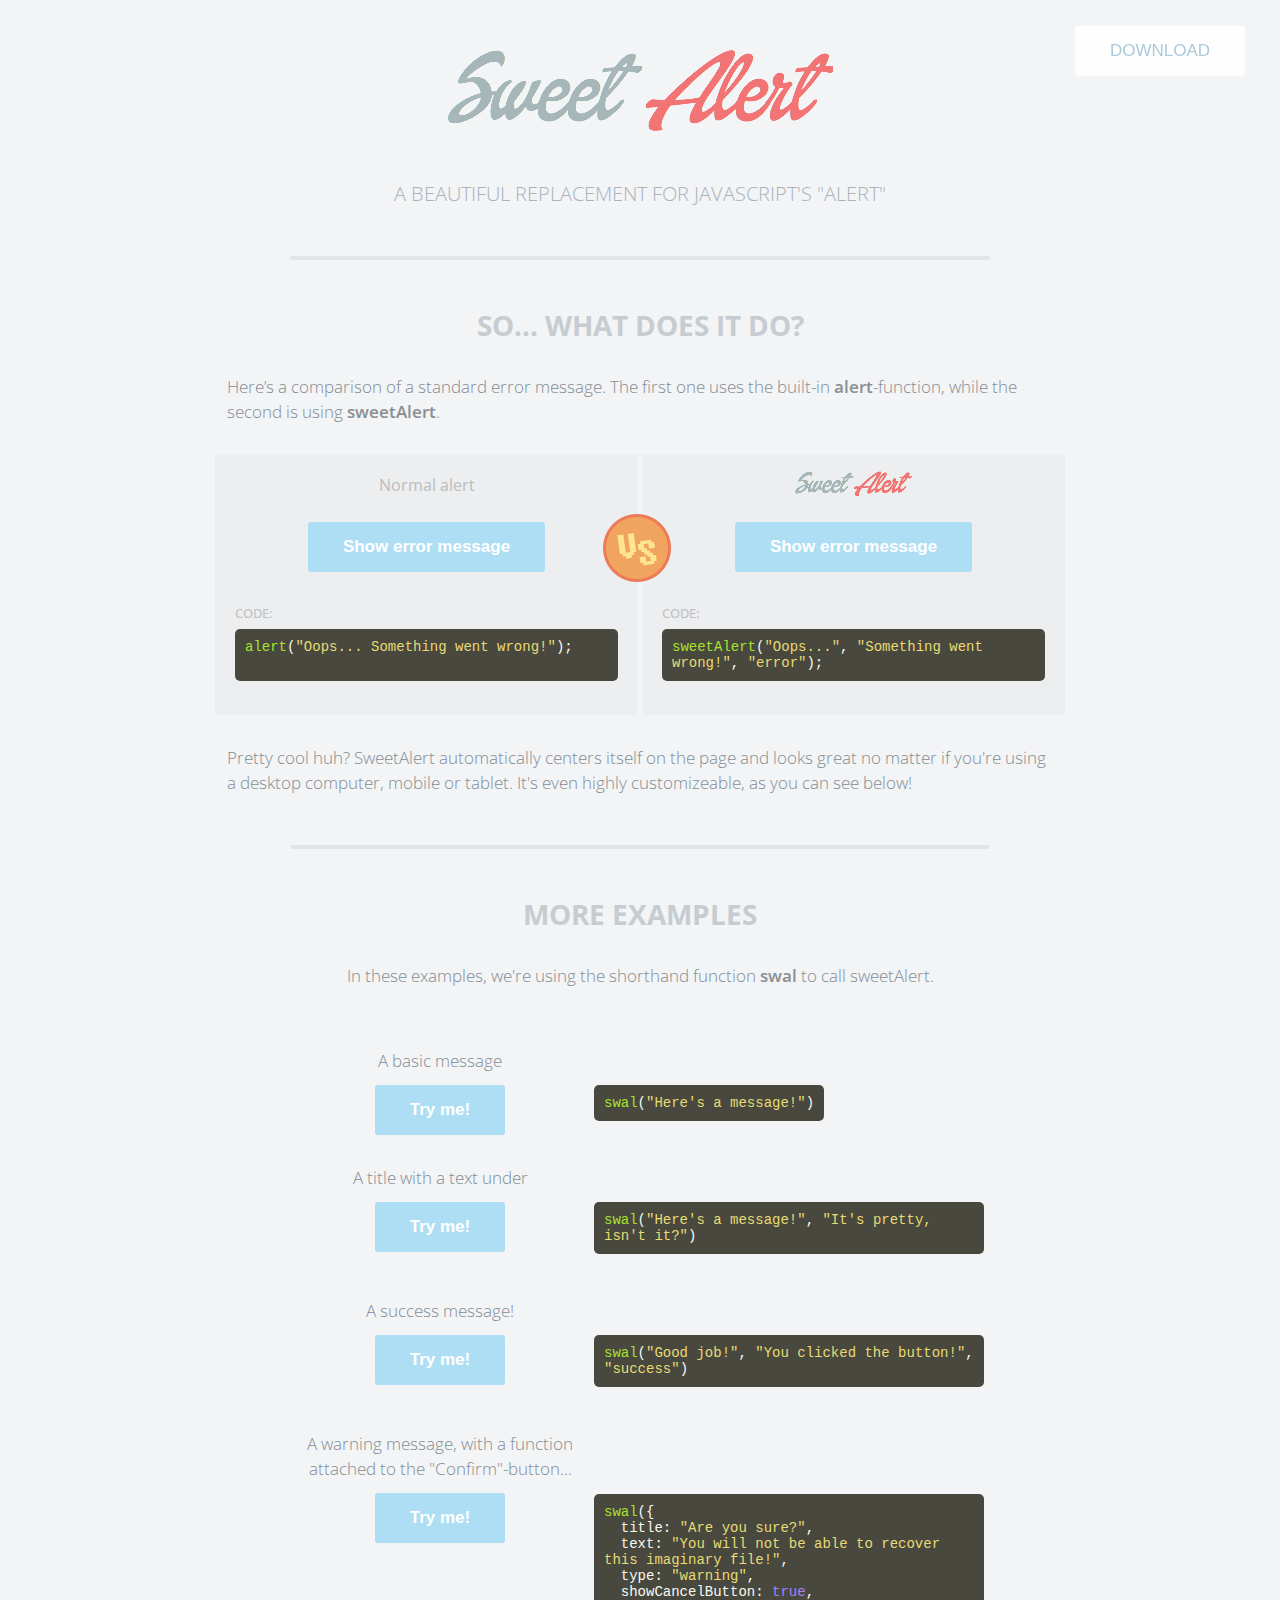
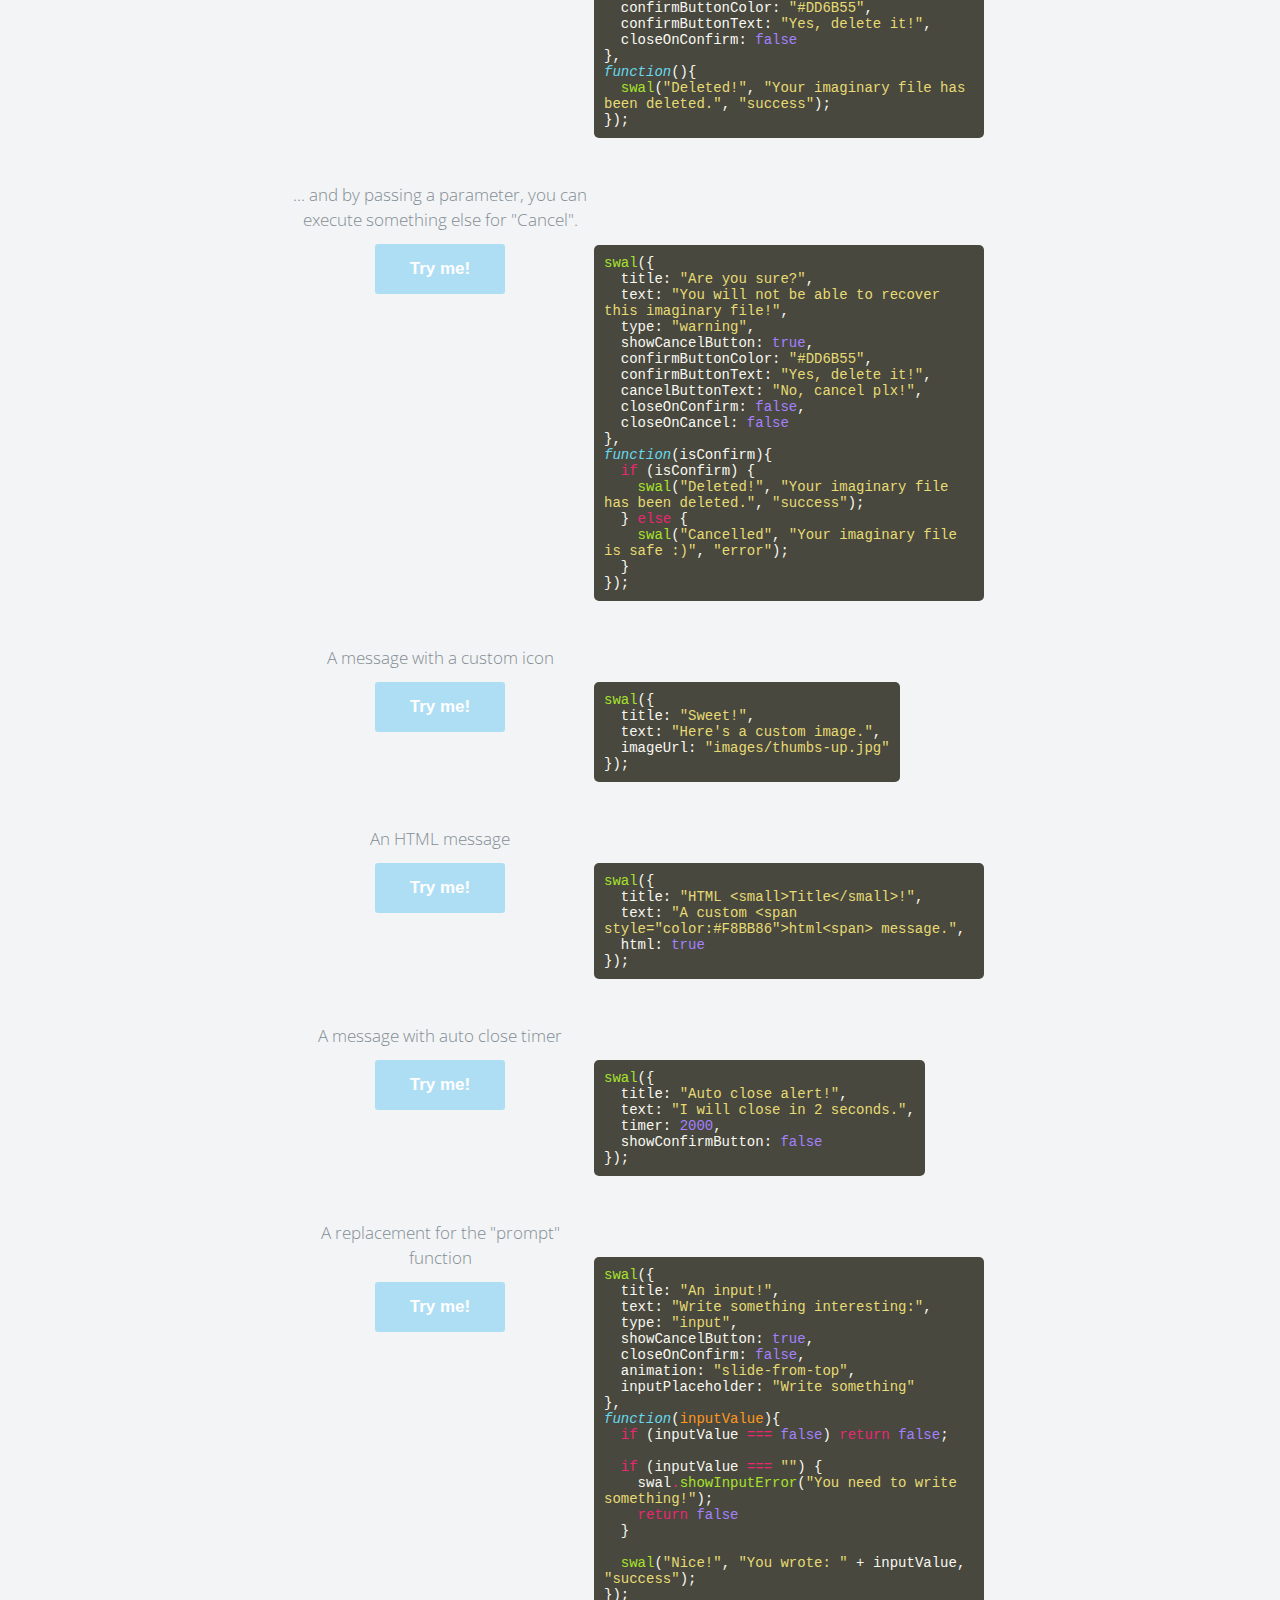
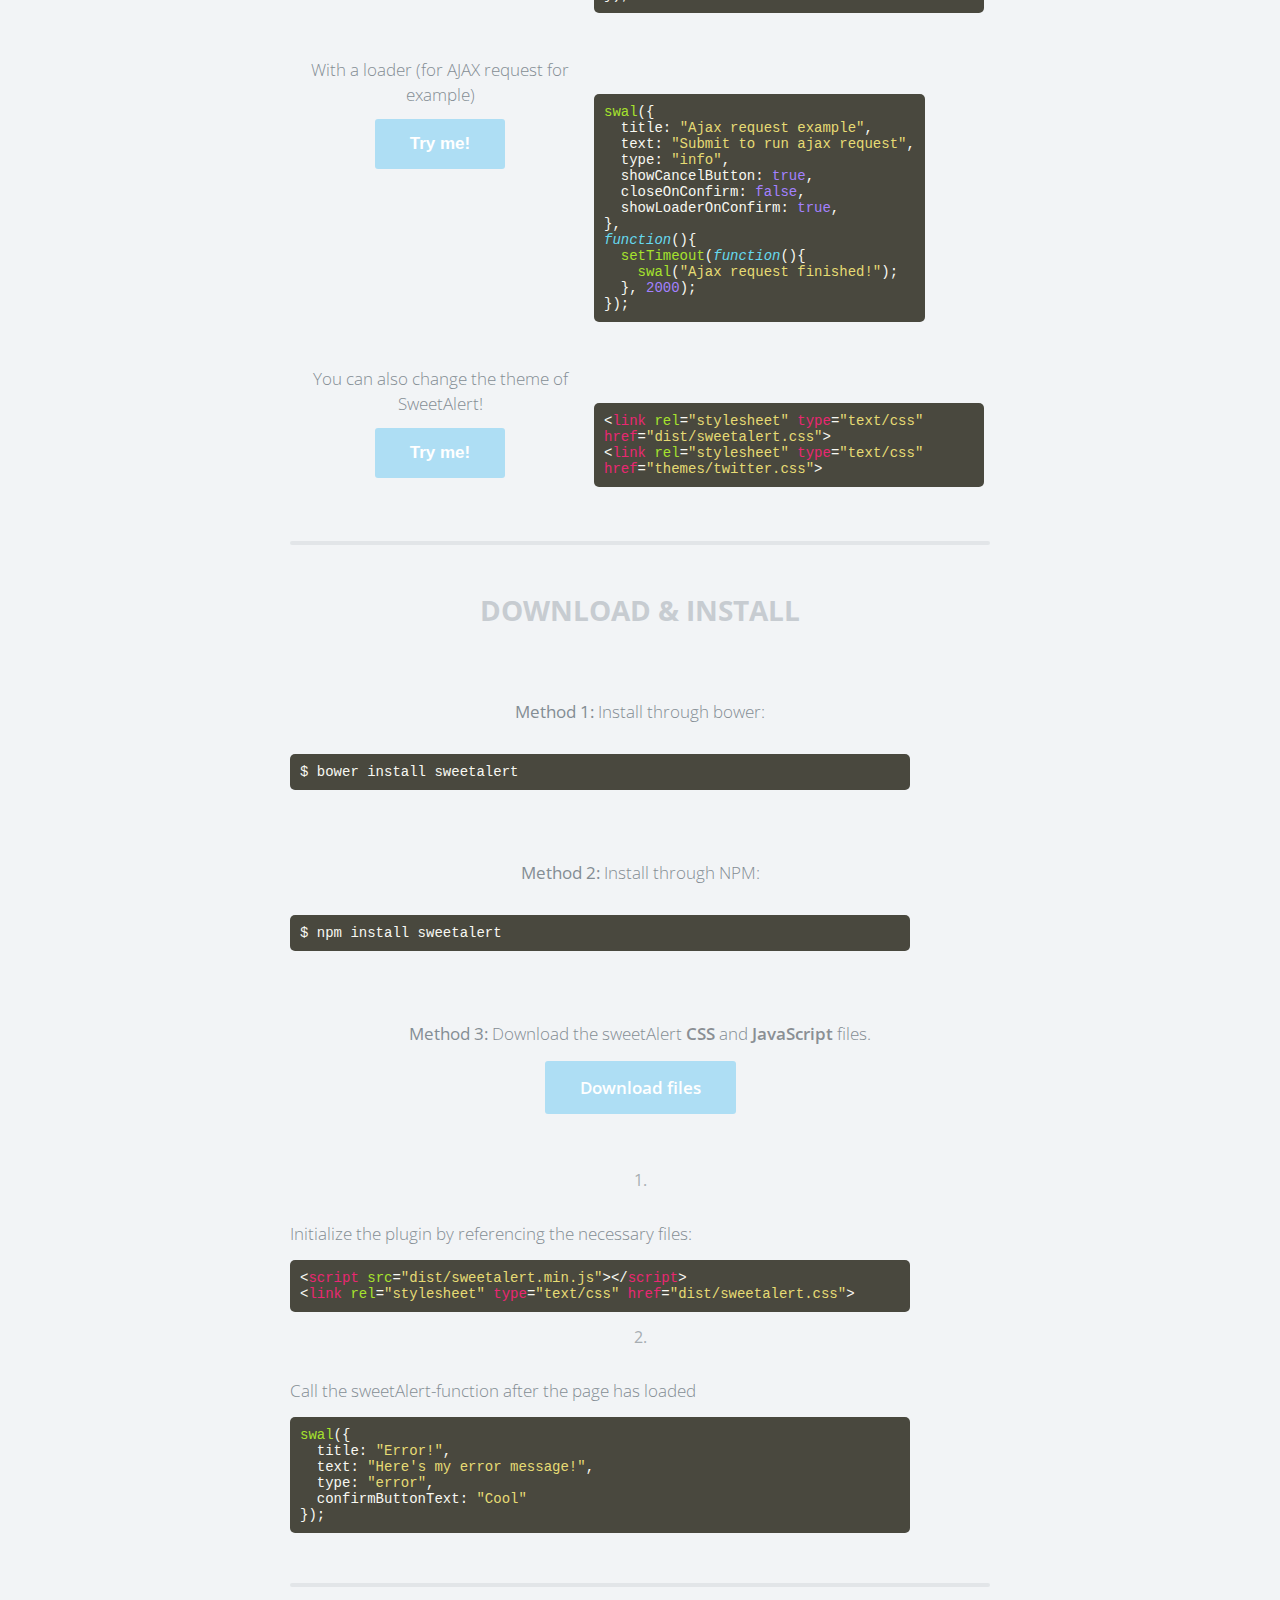
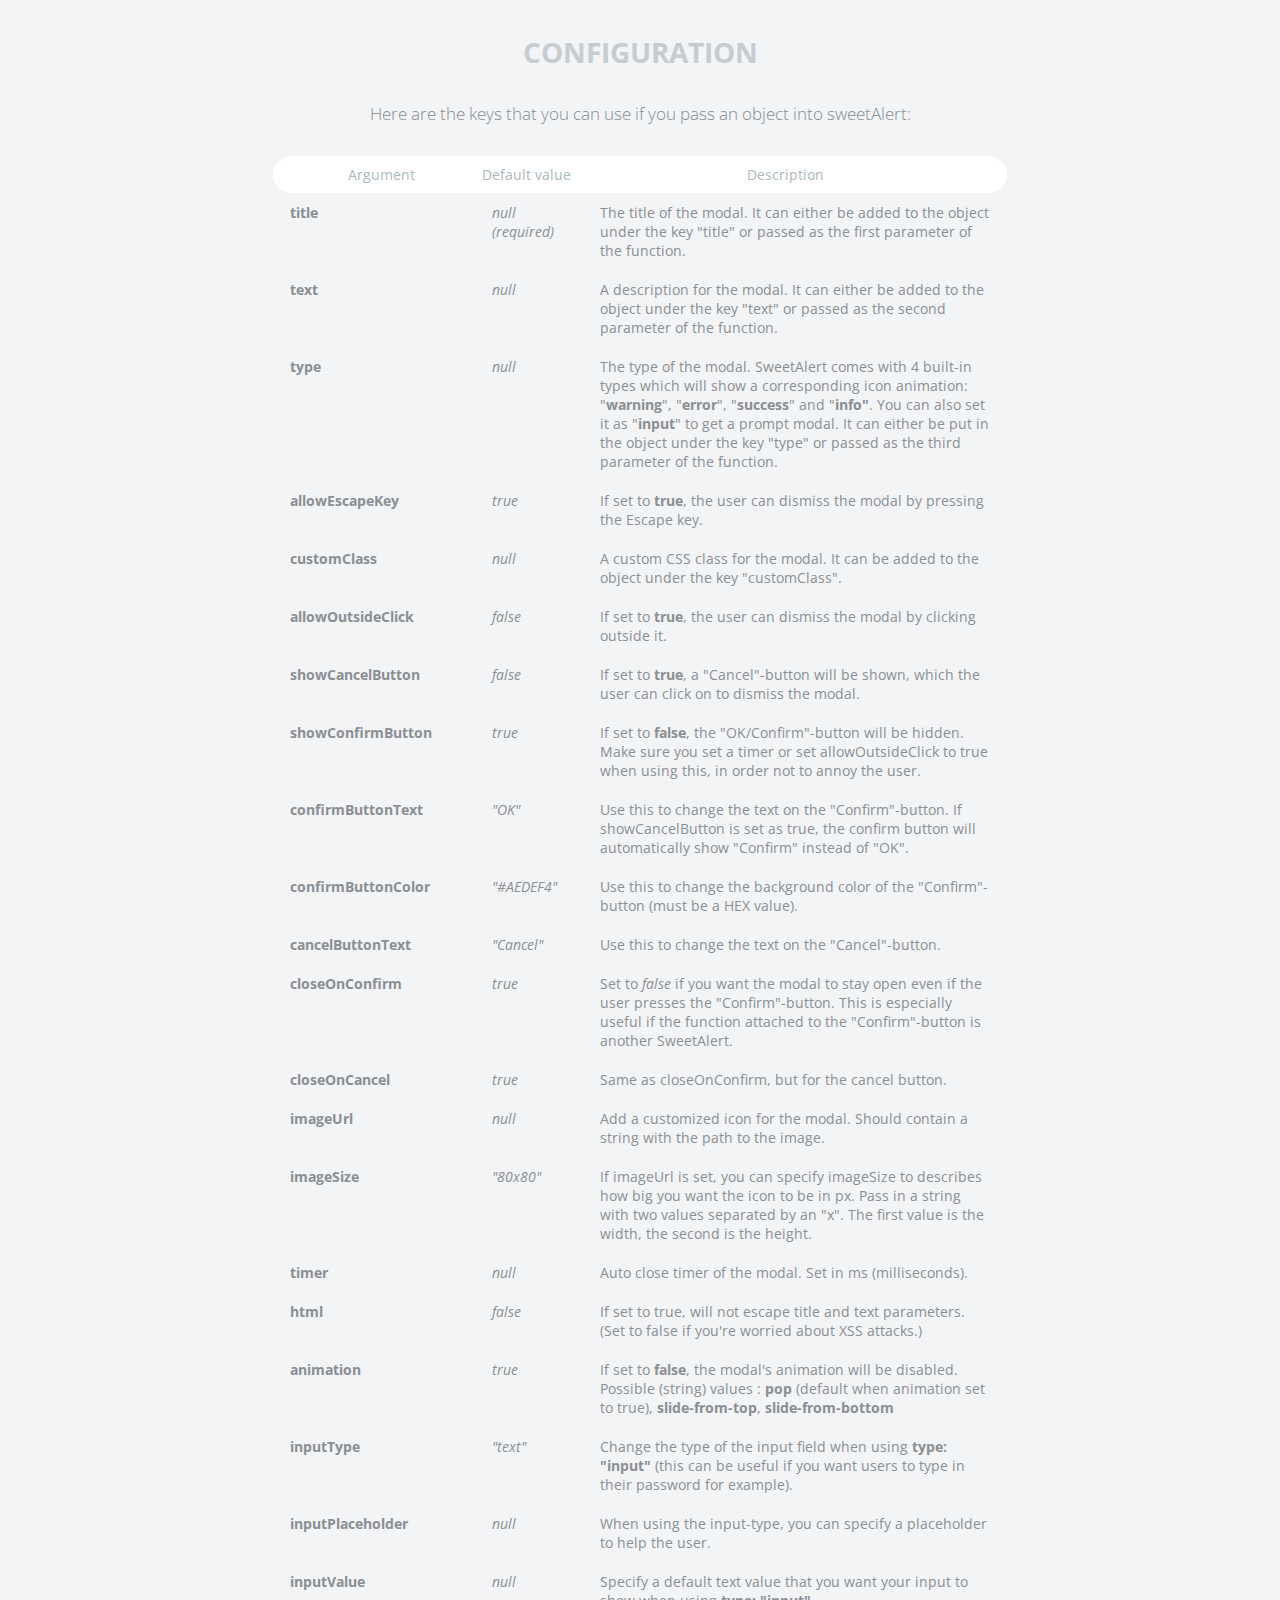
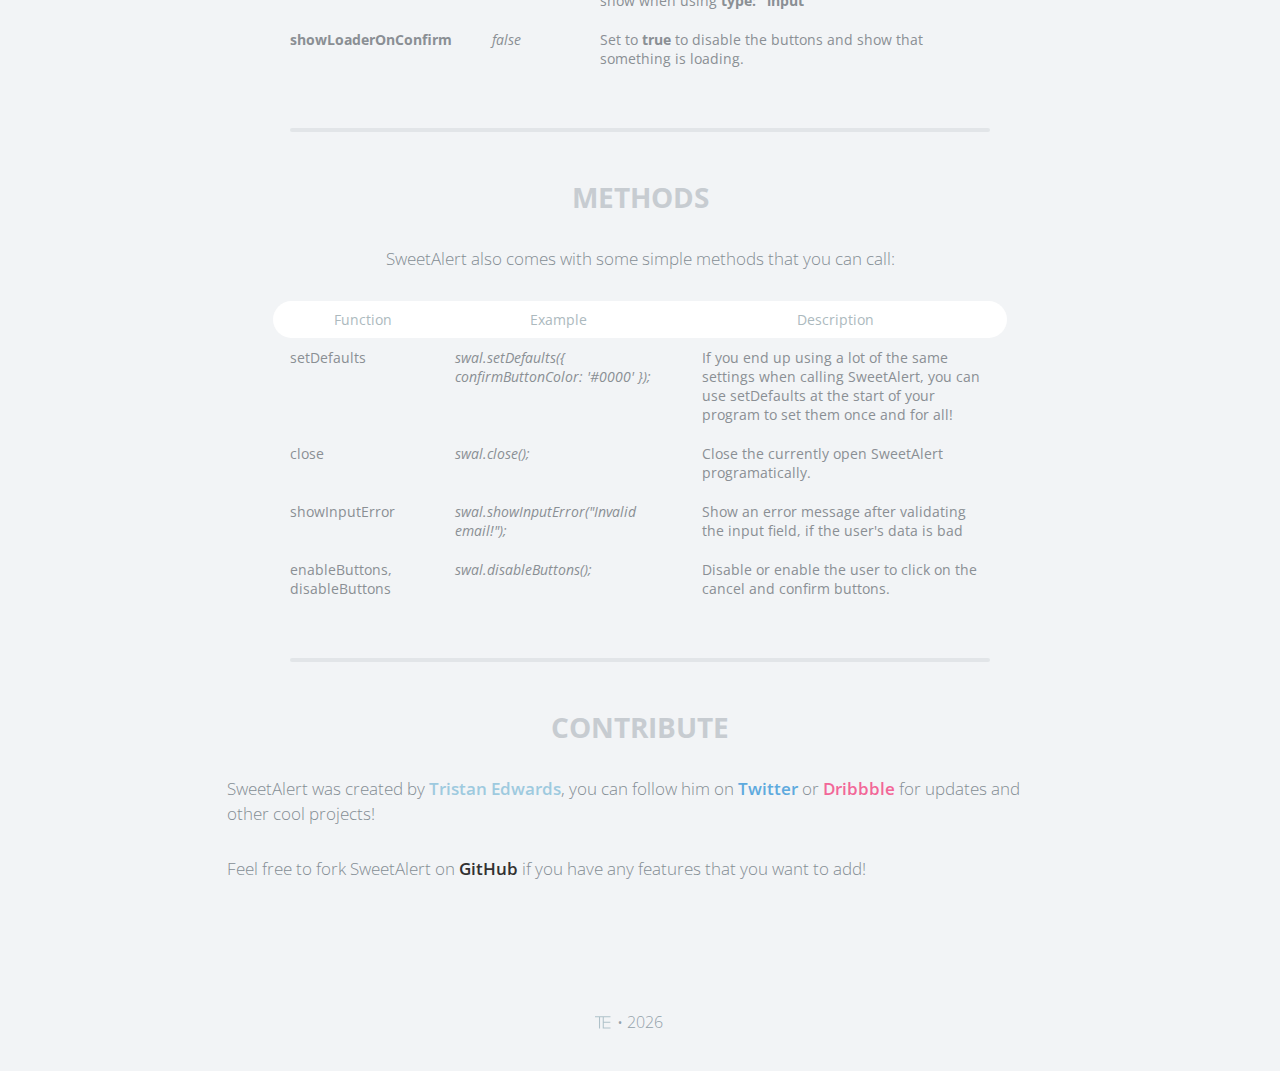
<file: sweetalert-master/index.html>
<!doctype html>

<html>

<head>
  <meta charset="utf-8">
  <meta name="viewport" content="width=device-width, initial-scale=1, maximum-scale=1, user-scalable=0" />
  <title>SweetAlert</title>

  <link rel="stylesheet" href="example/example.css">
  <script src="https://code.jquery.com/jquery-2.1.3.min.js"></script>

  <!-- This is what you need -->
  <script src="dist/sweetalert-dev.js"></script>
  <link rel="stylesheet" href="dist/sweetalert.css">
  <!--.......................-->

</head>

<body>

<h1>Sweet Alert</h1>
<h2>A beautiful replacement for JavaScript's "Alert"</h2>
<button class="download">Download</button>

<!-- What does it do? -->
<h3>So... What does it do?</h3>
<p>Here’s a comparison of a standard error message. The first one uses the built-in <strong>alert</strong>-function, while the second is using <strong>sweetAlert</strong>.</p>

<div class="showcase normal">
	<h4>Normal alert</h4>
	<button>Show error message</button>

	<h5>Code:</h5>
	<pre><span class="attr">alert</span>(<span class="str">"Oops... Something went wrong!"</span>);

	</pre>

	<div class="vs-icon"></div>
</div>

<div class="showcase sweet">
	<h4>Sweet Alert</h4>
	<button>Show error message</button>

	<h5>Code:</h5>
	<pre><span class="attr">sweetAlert</span>(<span class="str">"Oops..."</span>, <span class="str">"Something went wrong!"</span>, <span class="str">"error"</span>);</pre>
</div>

<p>Pretty cool huh? SweetAlert automatically centers itself on the page and looks great no matter if you're using a desktop computer, mobile or tablet. It's even highly customizeable, as you can see below!</p>


<!-- Examples -->
<h3>More examples</h3>

<p class="center">In these examples, we're using the shorthand function <strong>swal</strong> to call sweetAlert.</p>

<ul class="examples">

	<li class="message">
		<div class="ui">
			<p>A basic message</p>
			<button>Try me!</button>
		</div>
		<pre><span class="attr">swal</span>(<span class="str">"Here's a message!"</span>)</pre>
	</li>

	<li class="title-text">
		<div class="ui">
			<p>A title with a text under</p>
			<button>Try me!</button>
		</div>
		<pre><span class="attr">swal</span>(<span class="str">"Here's a message!"</span>, <span class="str">"It's pretty, isn't it?"</span>)</pre>
	</li>

	<li class="success">
		<div class="ui">
			<p>A success message!</p>
			<button>Try me!</button>
		</div>
		<pre><span class="attr">swal</span>(<span class="str">"Good job!"</span>, <span class="str">"You clicked the button!"</span>, <span class="str">"success"</span>)</pre>
	</li>

	<li class="warning confirm">
		<div class="ui">
			<p>A warning message, with a function attached to the "Confirm"-button...</p>
			<button>Try me!</button>
		</div>
		<pre><span class="attr">swal</span>({
&nbsp;&nbsp;title: <span class="str">"Are you sure?"</span>,
&nbsp;&nbsp;text: <span class="str">"You will not be able to recover this imaginary file!"</span>,
&nbsp;&nbsp;type: <span class="str">"warning"</span>,
&nbsp;&nbsp;showCancelButton: <span class="val">true</span>,
&nbsp;&nbsp;confirmButtonColor: <span class="str">"#DD6B55"</span>,
&nbsp;&nbsp;confirmButtonText: <span class="str">"Yes, delete it!"</span>,
&nbsp;&nbsp;closeOnConfirm: <span class="val">false</span>
},
<span class="func"><i>function</i></span>(){
&nbsp;&nbsp;<span class="attr">swal</span>(<span class="str">"Deleted!"</span>, <span class="str">"Your imaginary file has been deleted."</span>, <span class="str">"success"</span>);
});</pre>
	</li>

	<li class="warning cancel">
		<div class="ui">
			<p>... and by passing a parameter, you can execute something else for "Cancel".</p>
			<button>Try me!</button>
		</div>
		<pre><span class="attr">swal</span>({
&nbsp;&nbsp;title: <span class="str">"Are you sure?"</span>,
&nbsp;&nbsp;text: <span class="str">"You will not be able to recover this imaginary file!"</span>,
&nbsp;&nbsp;type: <span class="str">"warning"</span>,
&nbsp;&nbsp;showCancelButton: <span class="val">true</span>,
&nbsp;&nbsp;confirmButtonColor: <span class="str">"#DD6B55"</span>,
&nbsp;&nbsp;confirmButtonText: <span class="str">"Yes, delete it!"</span>,
&nbsp;&nbsp;cancelButtonText: <span class="str">"No, cancel plx!"</span>,
&nbsp;&nbsp;closeOnConfirm: <span class="val">false</span>,
&nbsp;&nbsp;closeOnCancel: <span class="val">false</span>
},
<span class="func"><i>function</i></span>(isConfirm){
&nbsp;&nbsp;<span class="tag">if</span> (isConfirm) {
&nbsp;&nbsp;&nbsp;&nbsp;<span class="attr">swal</span>(<span class="str">"Deleted!"</span>, <span class="str">"Your imaginary file has been deleted."</span>, <span class="str">"success"</span>);
&nbsp;&nbsp;} <span class="tag">else</span> {
	&nbsp;&nbsp;&nbsp;&nbsp;<span class="attr">swal</span>(<span class="str">"Cancelled"</span>, <span class="str">"Your imaginary file is safe :)"</span>, <span class="str">"error"</span>);
&nbsp;&nbsp;}
});</pre>
	</li>

	<li class="custom-icon">
		<div class="ui">
			<p>A message with a custom icon</p>
			<button>Try me!</button>
		</div>
		<pre><span class="attr">swal</span>({
&nbsp;&nbsp;title: <span class="str">"Sweet!"</span>,
&nbsp;&nbsp;text: <span class="str">"Here's a custom image."</span>,
&nbsp;&nbsp;imageUrl: <span class="str">"images/thumbs-up.jpg"</span>
});</pre>
	</li>

	<li class="message-html">
		<div class="ui">
			<p>An HTML message</p>
			<button>Try me!</button>
		</div>
		<pre><span class="attr">swal</span>({
&nbsp;&nbsp;title: <span class="str">"HTML &lt;small&gt;Title&lt;/small&gt;!"</span>,
&nbsp;&nbsp;text: <span class="str">"A custom &lt;span style="color:#F8BB86"&gt;html&lt;span&gt; message."</span>,
&nbsp;&nbsp;html: <span class="val">true</span>
});</pre>
	</li>

	<li class="timer">
		<div class="ui">
			<p>A message with auto close timer</p>
			<button>Try me!</button>
		</div>
		<pre><span class="attr">swal</span>({
&nbsp;&nbsp;title: <span class="str">"Auto close alert!"</span>,
&nbsp;&nbsp;text: <span class="str">"I will close in 2 seconds."</span>,
&nbsp;&nbsp;timer: <span class="val">2000</span>,
&nbsp;&nbsp;showConfirmButton: <span class="val">false</span>
});</pre>
	</li>


	<li class="input">
		<div class="ui">
			<p>A replacement for the "prompt" function</p>
			<button>Try me!</button>
		</div>
		<pre><span class="attr">swal</span>({
&nbsp;&nbsp;title: <span class="str">"An input!"</span>,
&nbsp;&nbsp;text: <span class="str">"Write something interesting:"</span>,
&nbsp;&nbsp;type: <span class="str">"input"</span>,
&nbsp;&nbsp;showCancelButton: <span class="val">true</span>,
&nbsp;&nbsp;closeOnConfirm: <span class="val">false</span>,
&nbsp;&nbsp;animation: <span class="str">"slide-from-top"</span>,
&nbsp;&nbsp;inputPlaceholder: <span class="str">"Write something"</span>
},
<span class="func"><i>function</i></span>(<span class="arg">inputValue</span>){
&nbsp;&nbsp;<span class="tag">if</span> (inputValue <span class="tag">===</span> <span class="val">false</span>) <span class="tag">return</span> <span class="val">false</span>;
&nbsp;&nbsp;
&nbsp;&nbsp;<span class="tag">if</span> (inputValue <span class="tag">===</span> <span class="str">""</span>) {
&nbsp;&nbsp;&nbsp;&nbsp;swal<span class="tag">.</span><span class="attr">showInputError</span>(<span class="str">"You need to write something!"</span>);
&nbsp;&nbsp;&nbsp;&nbsp;<span class="tag">return</span> <span class="val">false</span>
&nbsp;&nbsp;}
&nbsp;&nbsp;
&nbsp;&nbsp;<span class="attr">swal</span>(<span class="str">"Nice!"</span>, <span class="str">"You wrote: "</span> + inputValue, <span class="str">"success"</span>);
});</pre>
	</li>

  <li class="ajax">
    <div class="ui">
			<p>With a loader (for AJAX request for example)</p>
			<button>Try me!</button>
		</div>
		<pre><span class="attr">swal</span>({
&nbsp;&nbsp;title: <span class="str">"Ajax request example"</span>,
&nbsp;&nbsp;text: <span class="str">"Submit to run ajax request"</span>,
&nbsp;&nbsp;type: <span class="str">"info"</span>,
&nbsp;&nbsp;showCancelButton: <span class="val">true</span>,
&nbsp;&nbsp;closeOnConfirm: <span class="val">false</span>,
&nbsp;&nbsp;showLoaderOnConfirm: <span class="val">true</span>,
},
<span class="func"><i>function</i></span>(){
&nbsp;&nbsp;<span class="attr">setTimeout</span>(<span class="func"><i>function</i></span>(){
&nbsp;&nbsp;&nbsp;&nbsp;<span class="attr">swal</span>(<span class="str">"Ajax request finished!"</span>);
&nbsp;&nbsp;}, <span class="val">2000</span>);
});</pre>
	</li>

	<li class="theme">
		<div class="ui">
			<p>You can also change the theme of SweetAlert!</p>
			<button>Try me!</button>
		</div>
		<pre>&lt;<span class="tag">link</span> <span class="attr">rel</span>=<span class="str">"stylesheet"</span> <span class="tag">type</span>=<span class="str">"text/css"</span> <span class="tag">href</span>=<span class="str">"dist/sweetalert.css"</span>&gt;
			&lt;<span class="tag">link</span> <span class="attr">rel</span>=<span class="str">"stylesheet"</span> <span class="tag">type</span>=<span class="str">"text/css"</span> <span class="tag">href</span>=<span class="str">"themes/twitter.css"</span>&gt;</pre>
	</li>

</ul>


<!-- Download & Install -->
<h3 id="download-section">Download & install</h3>

<div class="center-container">
	<p class="center"><b>Method 1:</b> Install through bower:</p>
	<pre class="center">$ bower install sweetalert</pre>
</div>

<div class="center-container">
	<p class="center"><b>Method 2:</b> Install through NPM:</p>
	<pre class="center">$ npm install sweetalert</pre>
</div>

<p class="center"><b>Method 3:</b> Download the sweetAlert <strong>CSS</strong> and <strong>JavaScript</strong> files.</p>

<a class="button" href="https://github.com/t4t5/sweetalert/archive/master.zip" download>Download files</a>

<ol>
	<li>
		<p>Initialize the plugin by referencing the necessary files:</p>
		<pre>&lt;<span class="tag">script</span> <span class="attr">src</span>=<span class="str">"dist/sweetalert.min.js"</span>&gt;&lt;/<span class="tag">script</span>&gt;
&lt;<span class="tag">link</span> <span class="attr">rel</span>=<span class="str">"stylesheet"</span> <span class="tag">type</span>=<span class="str">"text/css"</span> <span class="tag">href</span>=<span class="str">"dist/sweetalert.css"</span>&gt;</pre>
	</li>

	<li>
		<p>Call the sweetAlert-function after the page has loaded</p>
		<pre><span class="attr">swal</span>({
&nbsp;&nbsp;title: <span class="str">"Error!"</span>,
&nbsp;&nbsp;text: <span class="str">"Here's my error message!"</span>,
&nbsp;&nbsp;type: <span class="str">"error"</span>,
&nbsp;&nbsp;confirmButtonText: <span class="str">"Cool"</span>
});
</pre>
	</li>
</ol>



<!-- Configuration -->
<h3>Configuration</h3>

<p class="center">Here are the keys that you can use if you pass an object into sweetAlert:</p>

<table>
	<tr class="titles">
		<th>
			<div class="border-left"></div>
			Argument
		</th>
		<th>Default value</th>
		<th>
			<div class="border-right"></div>
			Description
		</th>
	</tr>
	<tr>
		<td><b>title</b></td>
		<td><i>null (required)</i></td>
		<td>The title of the modal. It can either be added to the object under the key "title" or passed as the first parameter of the function.</td>
	</tr>
	<tr>
		<td><b>text</b></td>
		<td><i>null</i></td>
		<td>A description for the modal. It can either be added to the object under the key "text" or passed as the second parameter of the function.</td>
	</tr>
	<tr>
		<td><b>type</b></td>
		<td><i>null</i></td>
		<td>The type of the modal. SweetAlert comes with 4 built-in types which will show a corresponding icon animation: "<strong>warning</strong>", "<strong>error</strong>", "<strong>success</strong>" and "<strong>info"</strong>. You can also set it as "<strong>input</strong>" to get a prompt modal. It can either be put in the object under the key "type" or passed as the third parameter of the function.</td>
	</tr>
    <tr>
      <td><b>allowEscapeKey</b></td>
      <td><i>true</i></td>
      <td>If set to <strong>true</strong>, the user can dismiss the modal by pressing the Escape key.</td>
    </tr>
	<tr>
		<td><b>customClass</b></td>
		<td><i>null</i></td>
		<td>A custom CSS class for the modal. It can be added to the object under the key "customClass".</td>
	</tr>
	<tr>
		<td><b>allowOutsideClick</b></td>
		<td><i>false</i></td>
		<td>If set to <strong>true</strong>, the user can dismiss the modal by clicking outside it.</td>
	</tr>
	<tr>
		<td><b>showCancelButton</b></td>
		<td><i>false</i></td>
		<td>If set to <strong>true</strong>, a "Cancel"-button will be shown, which the user can click on to dismiss the modal.</td>
	</tr>
	<tr>
		<td><b>showConfirmButton</b></td>
		<td><i>true</i></td>
		<td>If set to <strong>false</strong>, the "OK/Confirm"-button will be hidden. Make sure you set a timer or set allowOutsideClick to true when using this, in order not to annoy the user.</td>
	</tr>
	<tr>
		<td><b>confirmButtonText</b></td>
		<td><i>"OK"</i></td>
		<td>Use this to change the text on the "Confirm"-button. If showCancelButton is set as true, the confirm button will automatically show "Confirm" instead of "OK".</td>
	</tr>
	<tr>
		<td><b>confirmButtonColor</b></td>
		<td><i>"#AEDEF4"</i></td>
		<td>Use this to change the background color of the "Confirm"-button (must be a HEX value).</td>
	</tr>
	<tr>
		<td><b>cancelButtonText</b></td>
		<td><i>"Cancel"</i></td>
		<td>Use this to change the text on the "Cancel"-button.</td>
	</tr>
	<tr>
		<td><b>closeOnConfirm</b></td>
		<td><i>true</i></td>
		<td>Set to <i>false</i> if you want the modal to stay open even if the user presses the "Confirm"-button. This is especially useful if the function attached to the "Confirm"-button is another SweetAlert.</td>
	</tr>
	<tr>
		<td><b>closeOnCancel</b></td>
		<td><i>true</i></td>
		<td>Same as closeOnConfirm, but for the cancel button.</td>
	</tr>
	<tr>
		<td><b>imageUrl</b></td>
		<td><i>null</i></td>
		<td>Add a customized icon for the modal. Should contain a string with the path to the image.</td>
	</tr>
	<tr>
		<td><b>imageSize</b></td>
		<td><i>"80x80"</i></td>
		<td>If imageUrl is set, you can specify imageSize to describes how big you want the icon to be in px. Pass in a string with two values separated by an "x". The first value is the width, the second is the height.</td>
	</tr>
	<tr>
		<td><b>timer</b></td>
		<td><i>null</i></td>
		<td>Auto close timer of the modal. Set in ms (milliseconds).</td>
	</tr>
	<tr>
		<td><b>html</b></td>
		<td><i>false</i></td>
		<td>If set to true, will not escape title and text parameters. (Set to false if you're worried about XSS attacks.)</td>
	</tr>
	<tr>
		<td><b>animation</b></td>
		<td><i>true</i></td>
		<td>If set to <strong>false</strong>, the modal's animation will be disabled. Possible (string) values : <strong>pop</strong> (default when animation set to true), <strong>slide-from-top</strong>, <strong>slide-from-bottom</strong></td>
	</tr>
	<tr>
		<td><b>inputType</b></td>
		<td><i>"text"</i></td>
		<td>Change the type of the input field when using <strong>type: "input"</strong> (this can be useful if you want users to type in their password for example).</td>
	</tr>
	<tr>
		<td><b>inputPlaceholder</b></td>
		<td><i>null</i></td>
		<td>When using the input-type, you can specify a placeholder to help the user.</td>
	</tr>
	<tr>
		<td><b>inputValue</b></td>
		<td><i>null</i></td>
		<td>Specify a default text value that you want your input to show when using <strong>type: "input"</strong></td>
	</tr>
	<tr>
		<td><b>showLoaderOnConfirm</b></td>
		<td><i>false</i></td>
    <td>Set to <strong>true</strong> to disable the buttons and show that something is loading.</td>
	</tr>
</table>


<!-- Methods -->
<h3>Methods</h3>

<p class="center">SweetAlert also comes with some simple methods that you can call:</p>

<table>
	<tr class="titles">
		<th>
			<div class="border-left"></div>
			Function
		</th>
		<th>Example</th>
		<th>
			<div class="border-right"></div>
			Description
		</th>
	</tr>
	<tr>
		<td>setDefaults</td>
		<td><i>swal.setDefaults({ confirmButtonColor: '#0000' });</i></td>
		<td>If you end up using a lot of the same settings when calling SweetAlert, you can use setDefaults at the start of your program to set them once and for all!</td>
	</tr>
	<tr>
		<td>close</td>
		<td><i>swal.close();</i></td>
		<td>Close the currently open SweetAlert programatically.</td>
	</tr>
	<tr>
		<td>showInputError</td>
		<td><i>swal.showInputError("Invalid email!");</i></td>
		<td>Show an error message after validating the input field, if the user's data is bad</td>
	</tr>
	<tr>
		<td>enableButtons, disableButtons</td>
		<td><i>swal.disableButtons();</i></td>
		<td>Disable or enable the user to click on the cancel and confirm buttons.</td>
	</tr>
</table>



<!-- Contribute -->
<h3>Contribute</h3>
<p>SweetAlert was created by <a href="http://tristanedwards.me" target="_blank">Tristan Edwards</a>, you can follow him on <a href="https://twitter.com/t4t5" target="_blank" class="twitter">Twitter</a> or <a href="https://dribbble.com/tristanedwards" target="_blank" class="dribbble">Dribbble</a> for updates and other cool projects!</p>
<p>Feel free to fork SweetAlert on <a href="https://github.com/t4t5/sweetalert" class="github">GitHub</a> if you have any features that you want to add!</p>


<footer>
	<span class="te-logo">TE</span> • <script>document.write(new Date().getFullYear())</script>
</footer>


<script>

document.querySelector('button.download').onclick = function(){
	$("html, body").animate({ scrollTop: $("#download-section").offset().top }, 1000);
};

document.querySelector('.showcase.normal button').onclick = function(){
	alert("Oops... Something went wrong!");
};

document.querySelector('.showcase.sweet button').onclick = function(){
	swal("Oops...", "Something went wrong!", "error");
};

document.querySelector('ul.examples li.message button').onclick = function(){
	swal("Here's a message!");
};

document.querySelector('ul.examples li.timer button').onclick = function(){
	swal({
		title: "Auto close alert!",
		text: "I will close in 2 seconds.",
		timer: 2000,
		showConfirmButton: false
	});
};

document.querySelector('ul.examples li.title-text button').onclick = function(){
	swal("Here's a message!", "It's pretty, isn't it?");
};

document.querySelector('ul.examples li.success button').onclick = function(){
	swal("Good job!", "You clicked the button!", "success");
};

document.querySelector('ul.examples li.warning.confirm button').onclick = function(){
	swal({
		title: "Are you sure?",
		text: "You will not be able to recover this imaginary file!",
		type: "warning",
		showCancelButton: true,
		confirmButtonColor: '#DD6B55',
		confirmButtonText: 'Yes, delete it!',
		closeOnConfirm: false
	},
	function(){
		swal("Deleted!", "Your imaginary file has been deleted!", "success");
	});
};

document.querySelector('ul.examples li.warning.cancel button').onclick = function(){
	swal({
		title: "Are you sure?",
		text: "You will not be able to recover this imaginary file!",
		type: "warning",
		showCancelButton: true,
		confirmButtonColor: '#DD6B55',
		confirmButtonText: 'Yes, delete it!',
		cancelButtonText: "No, cancel plx!",
		closeOnConfirm: false,
		closeOnCancel: false
	},
	function(isConfirm){
    if (isConfirm){
      swal("Deleted!", "Your imaginary file has been deleted!", "success");
    } else {
      swal("Cancelled", "Your imaginary file is safe :)", "error");
    }
	});
};

document.querySelector('ul.examples li.custom-icon button').onclick = function(){
	swal({
		title: "Sweet!",
		text: "Here's a custom image.",
		imageUrl: 'example/images/thumbs-up.jpg'
	});
};

document.querySelector('ul.examples li.message-html button').onclick = function(){
	swal({
		title: "HTML <small>Title</small>!",
		text: 'A custom <span style="color:#F8BB86">html<span> message.',
		html: true
	});
};

document.querySelector('ul.examples li.input button').onclick = function(){
	swal({
		title: "An input!",
		text: 'Write something interesting:',
		type: 'input',
		showCancelButton: true,
		closeOnConfirm: false,
		animation: "slide-from-top",
		inputPlaceholder: "Write something",
	},
	function(inputValue){
		if (inputValue === false) return false;

		if (inputValue === "") {
			swal.showInputError("You need to write something!");
			return false;
		}
    
		swal("Nice!", 'You wrote: ' + inputValue, "success");

	});
};

document.querySelector('ul.examples li.theme button').onclick = function() {
	swal({
		title: "Themes!",
		text: "Here's the Twitter theme for SweetAlert!",
		confirmButtonText: "Cool!",
		customClass: 'twitter'
	});
};

document.querySelector('ul.examples li.ajax button').onclick = function() {
  swal({
    title: 'Ajax request example',
    text: 'Submit to run ajax request',
    type: 'info',
    showCancelButton: true,
    closeOnConfirm: false,
    showLoaderOnConfirm: true,
  }, function(){
    setTimeout(function() {
      swal('Ajax request finished!');
    }, 2000);
  });
};

</script>



</body>

</html>
</file>
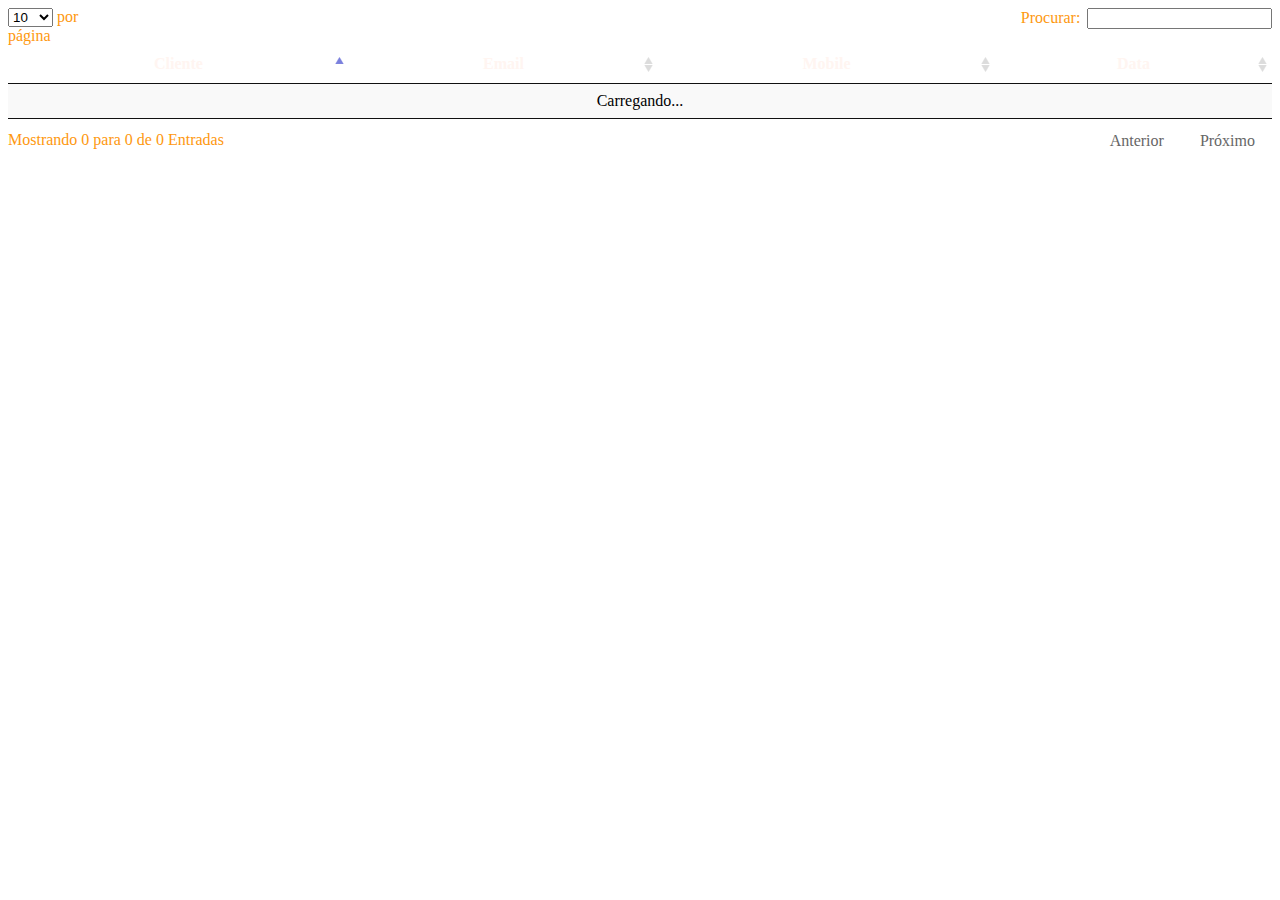
<file: Tabela/index.html>
<!DOCTYPE html>
<html>
    <head>
        <meta charset="utf-8">

        <meta name="viewport" content="initial-scale=1.0, maximum-scale=2.0">
        <link rel="stylesheet" type="text/css" href="css/jquery.dataTables.css">
        <script type="text/javascript" language="javascript" src="js/jquery.js"></script>
        <script type="text/javascript" language="javascript" src="js/jquery.dataTables.js"></script>
        <script type="text/javascript" language="javascript" class="init">

            $(document).ready(function() {
                $('#example').dataTable({
                    "aProcessing": true,
                    "aServerSide": true,
                    "ajax": "server-response.php",
                });
            });

        </script>
    </head>

    <body class="dt-example">
        <table id="example" class="display" cellspacing="0" width="100%">
            <thead>
                <tr>
                    <th>Cliente</th>
                    <th>Email</th>
                    <th>Mobile</th>
                    <th>Data</th>
                </tr>
            </thead>
        </table>


    </body>
</html>
</file>
<file: sweetalert-master/example/example.css>
@import url(http://fonts.googleapis.com/css?family=Open+Sans:400,600,700,300);
@import url(http://fonts.googleapis.com/css?family=Open+Sans+Condensed:700);
body {
  background-color: #f2f4f6;
  font-family: 'Open Sans', sans-serif;
  text-align: center; }

h1 {
  background-image: url("images/logo_big.png");
  background-image: -webkit-image-set(url("images/logo_big.png") 1x, url("images/logo_big@2x.png") 2x);
  width: 385px;
  height: 81px;
  text-indent: -9999px;
  white-space: nowrap;
  margin: 50px auto; }
  @media all and (max-width: 420px) {
    h1 {
      width: 300px;
      background-size: contain;
      background-repeat: no-repeat;
      background-position: center; } }
  @media all and (max-width: 330px) {
    h1 {
      width: 250px; } }

h2 {
  font-size: 20px;
  color: #A9B2BC;
  line-height: 25px;
  text-transform: uppercase;
  font-weight: 300;
  text-align: center;
  display: block; }

h3 {
  font-size: 28px;
  color: #C7CCD1;
  text-transform: uppercase;
  font-family: 'Open Sans Condensed', sans-serif;
  margin-top: 100px;
  text-align: center;
  position: relative; }
  h3#download-section {
    margin-top: 50px;
    padding-top: 40px; }
  h3::after {
    content: "";
    background-color: #e2e5e8;
    height: 4px;
    width: 700px;
    left: 50%;
    margin-left: -350px;
    position: absolute;
    margin-top: -50px;
    border-radius: 2px; }
    @media all and (max-width: 740px) {
      h3::after {
        width: auto;
        left: 20px;
        right: 20px;
        margin-left: 0; } }

a {
  text-decoration: none; }

p {
  max-width: 826px;
  margin: 30px auto;
  font-size: 17px;
  font-weight: 300;
  color: #848D94;
  line-height: 25px;
  text-align: left; }
  p.center {
    text-align: center; }
  p strong {
    color: #8A8F94;
    font-weight: 600; }
  p a {
    color: #9ECADF;
    font-weight: 600; }
    p a:hover {
      text-decoration: underline; }
    p a.twitter {
      color: #5eaade; }
    p a.dribbble {
      color: #f26798; }
    p a.github {
      color: #323131; }

button, .button {
  background-color: #AEDEF4;
  color: white;
  border: none;
  box-shadow: none;
  font-size: 17px;
  font-weight: 500;
  font-weight: 600;
  border-radius: 3px;
  padding: 15px 35px;
  margin: 26px 5px 0 5px;
  cursor: pointer; }
  button:focus, .button:focus {
    outline: none; }
  button:hover, .button:hover {
    background-color: #a1d9f2; }
  button:active, .button:active {
    background-color: #81ccee; }
  button.cancel, .button.cancel {
    background-color: #D0D0D0; }
    button.cancel:hover, .button.cancel:hover {
      background-color: #c8c8c8; }
    button.cancel:active, .button.cancel:active {
      background-color: #b6b6b6; }
  button.download, .button.download {
    position: fixed;
    right: 30px;
    top: 0;
    background-color: rgba(255, 255, 255, 0.9);
    color: #ABCADA;
    font-weight: 500;
    text-transform: uppercase;
    z-index: 3; }
    @media all and (max-width: 1278px) {
      button.download, .button.download {
        display: none; } }

.center-container {
  max-width: 700px;
  margin: 70px auto; }

pre {
  background-color: #49483e;
  color: #f8f8f2;
  padding: 10px;
  border-radius: 5px;
  white-space: pre-line;
  text-align: left;
  font-size: 14px;
  max-width: 600px; }
  pre .str {
    color: #e6db74; }
  pre .func {
    color: #66d9ef; }
  pre .val {
    color: #a381ff; }
  pre .tag {
    color: #e92772; }
  pre .attr {
    color: #a6e22d; }
  pre .arg {
    color: #fd9720; }

.showcase {
  background-color: #eceef0;
  padding: 20px;
  display: inline-block;
  width: 383px;
  vertical-align: top;
  position: relative; }
  @media all and (max-width: 865px) {
    .showcase {
      margin: 5px auto;
      padding: 46px 20px; } }
  @media all and (max-width: 440px) {
    .showcase {
      width: auto; } }
  .showcase h4 {
    font-size: 16px;
    color: #BCBCBC;
    line-height: 22px;
    margin: 0 auto;
    font-weight: 400; }
  .showcase.sweet h4 {
    width: 117px;
    height: 25px;
    margin-top: -3px;
    text-indent: -9999px;
    background-image: url("images/logo_small.png");
    background-image: -webkit-image-set(url("images/logo_small.png") 1x, url("images/logo_small@2x.png") 2x); }
  .showcase h5 {
    margin-bottom: -7px;
    text-align: left;
    font-weight: 500;
    text-transform: uppercase;
    color: #c2c2c2; }
  .showcase button {
    margin-bottom: 10px; }
  .showcase .vs-icon {
    background-image: url("images/vs_icon.png");
    background-image: -webkit-image-set(url("images/vs_icon.png") 1x, url("images/vs_icon@2x.png") 2x);
    width: 69px;
    height: 69px;
    position: absolute;
    right: -34px;
    top: 60px;
    z-index: 2; }
    @media all and (max-width: 865px) {
      .showcase .vs-icon {
        margin: 5px auto;
        right: auto;
        left: 50%;
        margin-left: -35px;
        top: auto;
        bottom: -35px; } }

ul.examples {
  list-style-type: none;
  width: 700px;
  margin: 0 auto;
  text-align: left;
  padding-left: 0; }
  @media all and (max-width: 758px) {
    ul.examples {
      width: auto; } }
  ul.examples li {
    padding-left: 0; }
  ul.examples .ui, ul.examples pre {
    display: inline-block;
    vertical-align: top; }
    @media all and (max-width: 758px) {
      ul.examples .ui, ul.examples pre {
        display: block;
        max-width: none;
        margin: 0 auto; } }
  ul.examples .ui {
    width: 300px;
    text-align: center; }
    ul.examples .ui button {
      margin-top: 12px; }
    ul.examples .ui p {
      text-align: center;
      margin-bottom: 0; }
  ul.examples pre {
    max-width: 370px;
    margin-top: 67px; }
    @media all and (max-width: 758px) {
      ul.examples pre {
        margin-top: 16px !important;
        margin-bottom: 60px; } }
  ul.examples .warning pre {
    margin-top: 93px; }

ol {
  max-width: 700px;
  margin: 70px auto;
  list-style-position: inside;
  padding-left: 0; }
  ol li {
    color: #A7ADB2; }
    ol li p {
      margin-bottom: 10px; }

table {
  width: 700px;
  font-size: 14px;
  color: #8a8f94;
  margin: 10px auto;
  text-align: left;
  border-collapse: collapse; }
  @media all and (max-width: 750px) {
    table {
      width: auto;
      margin: 10px 20px; } }
  table th {
    background-color: white;
    padding: 9px;
    color: #acb9be;
    font-weight: 400;
    text-align: center;
    position: relative; }
    table th .border-left, table th .border-right {
      position: absolute;
      background-color: white;
      border-radius: 50%;
      top: 0;
      left: -17px;
      width: 37px;
      height: 37px; }
    table th .border-right {
      left: auto;
      right: -17px; }
    @media all and (max-width: 750px) {
      table th:nth-child(2) {
        display: none; } }
  table td {
    padding: 10px 20px;
    vertical-align: top; }
    table td:first-child {
      padding-left: 0px; }
    table td:last-child {
      padding-right: 0px; }
    @media all and (max-width: 750px) {
      table td:nth-child(2) {
        display: none; } }
    @media all and (max-width: 360px) {
      table td {
        padding: 10px 4px; }
        table td b {
          font-size: 13px; } }

footer {
  margin-top: 100px;
  padding-bottom: 30px;
  color: #9A999F;
  display: inline-block;
  position: relative;
  color: gray;
  font-weight: 400;
  color: #93a1aa;
  font-weight: 300; }
  footer .te-logo {
    text-indent: -99999px;
    background-size: contain;
    background-repeat: no-repeat;
    background-position: center center;
    height: 16px;
    width: 16px;
    display: inline-block;
    margin-right: 5px;
    background-image: url("images/te-logo-small.svg");
    position: absolute;
    left: -22px;
    top: 3px; }

.sweet-alert.twitter {
  font-family: "Helvetica Neue", Helvetica, Arial, sans-serif;
  padding: 15px;
  padding-top: 55px;
  text-align: right;
  border-radius: 6px;
  box-shadow: 0px 0px 0px 1px rgba(0, 0, 0, 0.11), 0px 6px 30px rgba(0, 0, 0, 0.14); }
  .sweet-alert.twitter ~ .sweet-overlay {
    background: rgba(41, 47, 51, 0.9); }
  .sweet-alert.twitter h2 {
    position: absolute;
    top: 0;
    left: 0;
    right: 0;
    height: 40px;
    line-height: 40px;
    font-size: 16px;
    font-weight: 400;
    color: #8899a6;
    margin: 0;
    color: #66757f;
    border-bottom: 1px solid #e1e8ed; }
  .sweet-alert.twitter p {
    display: block;
    text-align: center;
    color: #66757f;
    font-weight: 400;
    font-size: 13px;
    margin-top: 7px; }
  .sweet-alert.twitter .sa-button-container {
    background-color: #f5f8fa;
    border-top: 1px solid #e1e8ed;
    box-shadow: 0px -1px 0px white;
    margin: -15px;
    margin-top: 0; }
  .sweet-alert.twitter[data-has-confirm-button=false][data-has-cancel-button=false] {
    padding-bottom: 10px; }
    .sweet-alert.twitter[data-has-confirm-button=false][data-has-cancel-button=false] .sa-button-container {
      display: none; }
  .sweet-alert.twitter button {
    border-radius: 2px;
    box-shadow: none !important;
    text-shadow: 0px -1px 0px rgba(0, 0, 0, 0.3);
    margin: 17px 0px;
    border-radius: 4px;
    font-size: 14px;
    font-weight: 600;
    padding: 8px 16px;
    position: relative; }
    .sweet-alert.twitter button:focus, .sweet-alert.twitter button.cancel:focus {
      box-shadow: none !important; }
      .sweet-alert.twitter button:focus::before, .sweet-alert.twitter button.cancel:focus::before {
        content: "";
        position: absolute;
        left: -5px;
        top: -5px;
        right: -5px;
        bottom: -5px;
        border: 2px solid #a5b0b4;
        border-radius: 8px; }
    .sweet-alert.twitter button.confirm {
      background-color: #55acee !important;
      background-image: linear-gradient(transparent, rgba(0, 0, 0, 0.05));
      -ms-filter: "progid:DXImageTransform.Microsoft.gradient(startColorstr=#00000000, endColorstr=#0C000000)";
      border: 1px solid #3b88c3;
      box-shadow: inset 0 1px 0 rgba(255, 255, 255, 0.15);
      margin-right: 15px; }
      .sweet-alert.twitter button.confirm:hover {
        background-color: #55acee;
        background-image: linear-gradient(transparent, rgba(0, 0, 0, 0.15));
        -ms-filter: "progid:DXImageTransform.Microsoft.gradient(startColorstr=#00000000, endColorstr=#26000000)";
        border-color: #3b88c3; }
    .sweet-alert.twitter button.cancel {
      color: #66757e;
      background-color: #f5f8fa;
      background-image: linear-gradient(#fff, #f5f8fa);
      text-shadow: 0px -1px 0px white;
      margin-right: 9px;
      border: 1px solid #e1e8ed; }
      .sweet-alert.twitter button.cancel:hover, .sweet-alert.twitter button.cancel:focus:hover {
        background-color: #e1e8ed;
        background-image: linear-gradient(#fff, #e1e8ed);
        -ms-filter: "progid:DXImageTransform.Microsoft.gradient(enabled=false)";
        border-color: #e1e8ed; }
      .sweet-alert.twitter button.cancel:focus {
        background: #fff;
        border-color: #fff; }
  .sweet-alert.twitter .sa-icon {
    transform: scale(0.72);
    margin-bottom: -2px;
    margin-top: -10px; }
  .sweet-alert.twitter input {
    border: 1px solid #e1e8ed;
    border-radius: 3px;
    padding: 10px 7px;
    height: auto;
    box-shadow: none;
    font-size: 13px;
    margin: 10px 0; }
    .sweet-alert.twitter input:focus {
      border-color: #94A1A6;
      box-shadow: inset 0 0 0 1px rgba(77, 99, 107, 0.7); }
  .sweet-alert.twitter fieldset .sa-input-error {
    display: none; }
  .sweet-alert.twitter .sa-error-container {
    text-align: center;
    border: none;
    background-color: #fbedc0;
    margin-bottom: 6px; }
    .sweet-alert.twitter .sa-error-container.show {
      border: 1px solid #f0e1b9; }
    .sweet-alert.twitter .sa-error-container .icon {
      display: none; }
    .sweet-alert.twitter .sa-error-container p {
      color: #292f33;
      font-weight: 600;
      margin-top: 0; }
</file>
<file: sweetalert-master/dist/sweetalert.css>
body.stop-scrolling {
  height: 100%;
  overflow: hidden; }

.sweet-overlay {
  background-color: black;
  /* IE8 */
  -ms-filter: "progid:DXImageTransform.Microsoft.Alpha(Opacity=40)";
  /* IE8 */
  background-color: rgba(0, 0, 0, 0.4);
  position: fixed;
  left: 0;
  right: 0;
  top: 0;
  bottom: 0;
  display: none;
  z-index: 10000; }

.sweet-alert {
  background-color: white;
  font-family: 'Open Sans', 'Helvetica Neue', Helvetica, Arial, sans-serif;
  width: 478px;
  padding: 17px;
  border-radius: 5px;
  text-align: center;
  position: fixed;
  left: 50%;
  top: 50%;
  margin-left: -256px;
  margin-top: -200px;
  overflow: hidden;
  display: none;
  z-index: 99999; }
  @media all and (max-width: 540px) {
    .sweet-alert {
      width: auto;
      margin-left: 0;
      margin-right: 0;
      left: 15px;
      right: 15px; } }
  .sweet-alert h2 {
    color: #575757;
    font-size: 30px;
    text-align: center;
    font-weight: 600;
    text-transform: none;
    position: relative;
    margin: 25px 0;
    padding: 0;
    line-height: 40px;
    display: block; }
  .sweet-alert p {
    color: #797979;
    font-size: 16px;
    text-align: center;
    font-weight: 300;
    position: relative;
    text-align: inherit;
    float: none;
    margin: 0;
    padding: 0;
    line-height: normal; }
  .sweet-alert fieldset {
    border: none;
    position: relative; }
  .sweet-alert .sa-error-container {
    background-color: #f1f1f1;
    margin-left: -17px;
    margin-right: -17px;
    overflow: hidden;
    padding: 0 10px;
    max-height: 0;
    webkit-transition: padding 0.15s, max-height 0.15s;
    transition: padding 0.15s, max-height 0.15s; }
    .sweet-alert .sa-error-container.show {
      padding: 10px 0;
      max-height: 100px;
      webkit-transition: padding 0.2s, max-height 0.2s;
      transition: padding 0.25s, max-height 0.25s; }
    .sweet-alert .sa-error-container .icon {
      display: inline-block;
      width: 24px;
      height: 24px;
      border-radius: 50%;
      background-color: #ea7d7d;
      color: white;
      line-height: 24px;
      text-align: center;
      margin-right: 3px; }
    .sweet-alert .sa-error-container p {
      display: inline-block; }
  .sweet-alert .sa-input-error {
    position: absolute;
    top: 29px;
    right: 26px;
    width: 20px;
    height: 20px;
    opacity: 0;
    -webkit-transform: scale(0.5);
    transform: scale(0.5);
    -webkit-transform-origin: 50% 50%;
    transform-origin: 50% 50%;
    -webkit-transition: all 0.1s;
    transition: all 0.1s; }
    .sweet-alert .sa-input-error::before, .sweet-alert .sa-input-error::after {
      content: "";
      width: 20px;
      height: 6px;
      background-color: #f06e57;
      border-radius: 3px;
      position: absolute;
      top: 50%;
      margin-top: -4px;
      left: 50%;
      margin-left: -9px; }
    .sweet-alert .sa-input-error::before {
      -webkit-transform: rotate(-45deg);
      transform: rotate(-45deg); }
    .sweet-alert .sa-input-error::after {
      -webkit-transform: rotate(45deg);
      transform: rotate(45deg); }
    .sweet-alert .sa-input-error.show {
      opacity: 1;
      -webkit-transform: scale(1);
      transform: scale(1); }
  .sweet-alert input {
    width: 100%;
    box-sizing: border-box;
    border-radius: 3px;
    border: 1px solid #d7d7d7;
    height: 43px;
    margin-top: 10px;
    margin-bottom: 17px;
    font-size: 18px;
    box-shadow: inset 0px 1px 1px rgba(0, 0, 0, 0.06);
    padding: 0 12px;
    display: none;
    -webkit-transition: all 0.3s;
    transition: all 0.3s; }
    .sweet-alert input:focus {
      outline: none;
      box-shadow: 0px 0px 3px #c4e6f5;
      border: 1px solid #b4dbed; }
      .sweet-alert input:focus::-moz-placeholder {
        transition: opacity 0.3s 0.03s ease;
        opacity: 0.5; }
      .sweet-alert input:focus:-ms-input-placeholder {
        transition: opacity 0.3s 0.03s ease;
        opacity: 0.5; }
      .sweet-alert input:focus::-webkit-input-placeholder {
        transition: opacity 0.3s 0.03s ease;
        opacity: 0.5; }
    .sweet-alert input::-moz-placeholder {
      color: #bdbdbd; }
    .sweet-alert input:-ms-input-placeholder {
      color: #bdbdbd; }
    .sweet-alert input::-webkit-input-placeholder {
      color: #bdbdbd; }
  .sweet-alert.show-input input {
    display: block; }
  .sweet-alert .sa-confirm-button-container {
    display: inline-block;
    position: relative; }
  .sweet-alert .la-ball-fall {
    position: absolute;
    left: 50%;
    top: 50%;
    margin-left: -27px;
    margin-top: 4px;
    opacity: 0;
    visibility: hidden; }
  .sweet-alert button {
    background-color: #8CD4F5;
    color: white;
    border: none;
    box-shadow: none;
    font-size: 17px;
    font-weight: 500;
    -webkit-border-radius: 4px;
    border-radius: 5px;
    padding: 10px 32px;
    margin: 26px 5px 0 5px;
    cursor: pointer; }
    .sweet-alert button:focus {
      outline: none;
      box-shadow: 0 0 2px rgba(128, 179, 235, 0.5), inset 0 0 0 1px rgba(0, 0, 0, 0.05); }
    .sweet-alert button:hover {
      background-color: #7ecff4; }
    .sweet-alert button:active {
      background-color: #5dc2f1; }
    .sweet-alert button.cancel {
      background-color: #C1C1C1; }
      .sweet-alert button.cancel:hover {
        background-color: #b9b9b9; }
      .sweet-alert button.cancel:active {
        background-color: #a8a8a8; }
      .sweet-alert button.cancel:focus {
        box-shadow: rgba(197, 205, 211, 0.8) 0px 0px 2px, rgba(0, 0, 0, 0.0470588) 0px 0px 0px 1px inset !important; }
    .sweet-alert button[disabled] {
      opacity: .6;
      cursor: default; }
    .sweet-alert button.confirm[disabled] {
      color: transparent; }
      .sweet-alert button.confirm[disabled] ~ .la-ball-fall {
        opacity: 1;
        visibility: visible;
        transition-delay: 0s; }
    .sweet-alert button::-moz-focus-inner {
      border: 0; }
  .sweet-alert[data-has-cancel-button=false] button {
    box-shadow: none !important; }
  .sweet-alert[data-has-confirm-button=false][data-has-cancel-button=false] {
    padding-bottom: 40px; }
  .sweet-alert .sa-icon {
    width: 80px;
    height: 80px;
    border: 4px solid gray;
    -webkit-border-radius: 40px;
    border-radius: 40px;
    border-radius: 50%;
    margin: 20px auto;
    padding: 0;
    position: relative;
    box-sizing: content-box; }
    .sweet-alert .sa-icon.sa-error {
      border-color: #F27474; }
      .sweet-alert .sa-icon.sa-error .sa-x-mark {
        position: relative;
        display: block; }
      .sweet-alert .sa-icon.sa-error .sa-line {
        position: absolute;
        height: 5px;
        width: 47px;
        background-color: #F27474;
        display: block;
        top: 37px;
        border-radius: 2px; }
        .sweet-alert .sa-icon.sa-error .sa-line.sa-left {
          -webkit-transform: rotate(45deg);
          transform: rotate(45deg);
          left: 17px; }
        .sweet-alert .sa-icon.sa-error .sa-line.sa-right {
          -webkit-transform: rotate(-45deg);
          transform: rotate(-45deg);
          right: 16px; }
    .sweet-alert .sa-icon.sa-warning {
      border-color: #F8BB86; }
      .sweet-alert .sa-icon.sa-warning .sa-body {
        position: absolute;
        width: 5px;
        height: 47px;
        left: 50%;
        top: 10px;
        -webkit-border-radius: 2px;
        border-radius: 2px;
        margin-left: -2px;
        background-color: #F8BB86; }
      .sweet-alert .sa-icon.sa-warning .sa-dot {
        position: absolute;
        width: 7px;
        height: 7px;
        -webkit-border-radius: 50%;
        border-radius: 50%;
        margin-left: -3px;
        left: 50%;
        bottom: 10px;
        background-color: #F8BB86; }
    .sweet-alert .sa-icon.sa-info {
      border-color: #C9DAE1; }
      .sweet-alert .sa-icon.sa-info::before {
        content: "";
        position: absolute;
        width: 5px;
        height: 29px;
        left: 50%;
        bottom: 17px;
        border-radius: 2px;
        margin-left: -2px;
        background-color: #C9DAE1; }
      .sweet-alert .sa-icon.sa-info::after {
        content: "";
        position: absolute;
        width: 7px;
        height: 7px;
        border-radius: 50%;
        margin-left: -3px;
        top: 19px;
        background-color: #C9DAE1; }
    .sweet-alert .sa-icon.sa-success {
      border-color: #A5DC86; }
      .sweet-alert .sa-icon.sa-success::before, .sweet-alert .sa-icon.sa-success::after {
        content: '';
        -webkit-border-radius: 40px;
        border-radius: 40px;
        border-radius: 50%;
        position: absolute;
        width: 60px;
        height: 120px;
        background: white;
        -webkit-transform: rotate(45deg);
        transform: rotate(45deg); }
      .sweet-alert .sa-icon.sa-success::before {
        -webkit-border-radius: 120px 0 0 120px;
        border-radius: 120px 0 0 120px;
        top: -7px;
        left: -33px;
        -webkit-transform: rotate(-45deg);
        transform: rotate(-45deg);
        -webkit-transform-origin: 60px 60px;
        transform-origin: 60px 60px; }
      .sweet-alert .sa-icon.sa-success::after {
        -webkit-border-radius: 0 120px 120px 0;
        border-radius: 0 120px 120px 0;
        top: -11px;
        left: 30px;
        -webkit-transform: rotate(-45deg);
        transform: rotate(-45deg);
        -webkit-transform-origin: 0px 60px;
        transform-origin: 0px 60px; }
      .sweet-alert .sa-icon.sa-success .sa-placeholder {
        width: 80px;
        height: 80px;
        border: 4px solid rgba(165, 220, 134, 0.2);
        -webkit-border-radius: 40px;
        border-radius: 40px;
        border-radius: 50%;
        box-sizing: content-box;
        position: absolute;
        left: -4px;
        top: -4px;
        z-index: 2; }
      .sweet-alert .sa-icon.sa-success .sa-fix {
        width: 5px;
        height: 90px;
        background-color: white;
        position: absolute;
        left: 28px;
        top: 8px;
        z-index: 1;
        -webkit-transform: rotate(-45deg);
        transform: rotate(-45deg); }
      .sweet-alert .sa-icon.sa-success .sa-line {
        height: 5px;
        background-color: #A5DC86;
        display: block;
        border-radius: 2px;
        position: absolute;
        z-index: 2; }
        .sweet-alert .sa-icon.sa-success .sa-line.sa-tip {
          width: 25px;
          left: 14px;
          top: 46px;
          -webkit-transform: rotate(45deg);
          transform: rotate(45deg); }
        .sweet-alert .sa-icon.sa-success .sa-line.sa-long {
          width: 47px;
          right: 8px;
          top: 38px;
          -webkit-transform: rotate(-45deg);
          transform: rotate(-45deg); }
    .sweet-alert .sa-icon.sa-custom {
      background-size: contain;
      border-radius: 0;
      border: none;
      background-position: center center;
      background-repeat: no-repeat; }

/*
 * Animations
 */
@-webkit-keyframes showSweetAlert {
  0% {
    transform: scale(0.7);
    -webkit-transform: scale(0.7); }
  45% {
    transform: scale(1.05);
    -webkit-transform: scale(1.05); }
  80% {
    transform: scale(0.95);
    -webkit-transform: scale(0.95); }
  100% {
    transform: scale(1);
    -webkit-transform: scale(1); } }

@keyframes showSweetAlert {
  0% {
    transform: scale(0.7);
    -webkit-transform: scale(0.7); }
  45% {
    transform: scale(1.05);
    -webkit-transform: scale(1.05); }
  80% {
    transform: scale(0.95);
    -webkit-transform: scale(0.95); }
  100% {
    transform: scale(1);
    -webkit-transform: scale(1); } }

@-webkit-keyframes hideSweetAlert {
  0% {
    transform: scale(1);
    -webkit-transform: scale(1); }
  100% {
    transform: scale(0.5);
    -webkit-transform: scale(0.5); } }

@keyframes hideSweetAlert {
  0% {
    transform: scale(1);
    -webkit-transform: scale(1); }
  100% {
    transform: scale(0.5);
    -webkit-transform: scale(0.5); } }

@-webkit-keyframes slideFromTop {
  0% {
    top: 0%; }
  100% {
    top: 50%; } }

@keyframes slideFromTop {
  0% {
    top: 0%; }
  100% {
    top: 50%; } }

@-webkit-keyframes slideToTop {
  0% {
    top: 50%; }
  100% {
    top: 0%; } }

@keyframes slideToTop {
  0% {
    top: 50%; }
  100% {
    top: 0%; } }

@-webkit-keyframes slideFromBottom {
  0% {
    top: 70%; }
  100% {
    top: 50%; } }

@keyframes slideFromBottom {
  0% {
    top: 70%; }
  100% {
    top: 50%; } }

@-webkit-keyframes slideToBottom {
  0% {
    top: 50%; }
  100% {
    top: 70%; } }

@keyframes slideToBottom {
  0% {
    top: 50%; }
  100% {
    top: 70%; } }

.showSweetAlert[data-animation=pop] {
  -webkit-animation: showSweetAlert 0.3s;
  animation: showSweetAlert 0.3s; }

.showSweetAlert[data-animation=none] {
  -webkit-animation: none;
  animation: none; }

.showSweetAlert[data-animation=slide-from-top] {
  -webkit-animation: slideFromTop 0.3s;
  animation: slideFromTop 0.3s; }

.showSweetAlert[data-animation=slide-from-bottom] {
  -webkit-animation: slideFromBottom 0.3s;
  animation: slideFromBottom 0.3s; }

.hideSweetAlert[data-animation=pop] {
  -webkit-animation: hideSweetAlert 0.2s;
  animation: hideSweetAlert 0.2s; }

.hideSweetAlert[data-animation=none] {
  -webkit-animation: none;
  animation: none; }

.hideSweetAlert[data-animation=slide-from-top] {
  -webkit-animation: slideToTop 0.4s;
  animation: slideToTop 0.4s; }

.hideSweetAlert[data-animation=slide-from-bottom] {
  -webkit-animation: slideToBottom 0.3s;
  animation: slideToBottom 0.3s; }

@-webkit-keyframes animateSuccessTip {
  0% {
    width: 0;
    left: 1px;
    top: 19px; }
  54% {
    width: 0;
    left: 1px;
    top: 19px; }
  70% {
    width: 50px;
    left: -8px;
    top: 37px; }
  84% {
    width: 17px;
    left: 21px;
    top: 48px; }
  100% {
    width: 25px;
    left: 14px;
    top: 45px; } }

@keyframes animateSuccessTip {
  0% {
    width: 0;
    left: 1px;
    top: 19px; }
  54% {
    width: 0;
    left: 1px;
    top: 19px; }
  70% {
    width: 50px;
    left: -8px;
    top: 37px; }
  84% {
    width: 17px;
    left: 21px;
    top: 48px; }
  100% {
    width: 25px;
    left: 14px;
    top: 45px; } }

@-webkit-keyframes animateSuccessLong {
  0% {
    width: 0;
    right: 46px;
    top: 54px; }
  65% {
    width: 0;
    right: 46px;
    top: 54px; }
  84% {
    width: 55px;
    right: 0px;
    top: 35px; }
  100% {
    width: 47px;
    right: 8px;
    top: 38px; } }

@keyframes animateSuccessLong {
  0% {
    width: 0;
    right: 46px;
    top: 54px; }
  65% {
    width: 0;
    right: 46px;
    top: 54px; }
  84% {
    width: 55px;
    right: 0px;
    top: 35px; }
  100% {
    width: 47px;
    right: 8px;
    top: 38px; } }

@-webkit-keyframes rotatePlaceholder {
  0% {
    transform: rotate(-45deg);
    -webkit-transform: rotate(-45deg); }
  5% {
    transform: rotate(-45deg);
    -webkit-transform: rotate(-45deg); }
  12% {
    transform: rotate(-405deg);
    -webkit-transform: rotate(-405deg); }
  100% {
    transform: rotate(-405deg);
    -webkit-transform: rotate(-405deg); } }

@keyframes rotatePlaceholder {
  0% {
    transform: rotate(-45deg);
    -webkit-transform: rotate(-45deg); }
  5% {
    transform: rotate(-45deg);
    -webkit-transform: rotate(-45deg); }
  12% {
    transform: rotate(-405deg);
    -webkit-transform: rotate(-405deg); }
  100% {
    transform: rotate(-405deg);
    -webkit-transform: rotate(-405deg); } }

.animateSuccessTip {
  -webkit-animation: animateSuccessTip 0.75s;
  animation: animateSuccessTip 0.75s; }

.animateSuccessLong {
  -webkit-animation: animateSuccessLong 0.75s;
  animation: animateSuccessLong 0.75s; }

.sa-icon.sa-success.animate::after {
  -webkit-animation: rotatePlaceholder 4.25s ease-in;
  animation: rotatePlaceholder 4.25s ease-in; }

@-webkit-keyframes animateErrorIcon {
  0% {
    transform: rotateX(100deg);
    -webkit-transform: rotateX(100deg);
    opacity: 0; }
  100% {
    transform: rotateX(0deg);
    -webkit-transform: rotateX(0deg);
    opacity: 1; } }

@keyframes animateErrorIcon {
  0% {
    transform: rotateX(100deg);
    -webkit-transform: rotateX(100deg);
    opacity: 0; }
  100% {
    transform: rotateX(0deg);
    -webkit-transform: rotateX(0deg);
    opacity: 1; } }

.animateErrorIcon {
  -webkit-animation: animateErrorIcon 0.5s;
  animation: animateErrorIcon 0.5s; }

@-webkit-keyframes animateXMark {
  0% {
    transform: scale(0.4);
    -webkit-transform: scale(0.4);
    margin-top: 26px;
    opacity: 0; }
  50% {
    transform: scale(0.4);
    -webkit-transform: scale(0.4);
    margin-top: 26px;
    opacity: 0; }
  80% {
    transform: scale(1.15);
    -webkit-transform: scale(1.15);
    margin-top: -6px; }
  100% {
    transform: scale(1);
    -webkit-transform: scale(1);
    margin-top: 0;
    opacity: 1; } }

@keyframes animateXMark {
  0% {
    transform: scale(0.4);
    -webkit-transform: scale(0.4);
    margin-top: 26px;
    opacity: 0; }
  50% {
    transform: scale(0.4);
    -webkit-transform: scale(0.4);
    margin-top: 26px;
    opacity: 0; }
  80% {
    transform: scale(1.15);
    -webkit-transform: scale(1.15);
    margin-top: -6px; }
  100% {
    transform: scale(1);
    -webkit-transform: scale(1);
    margin-top: 0;
    opacity: 1; } }

.animateXMark {
  -webkit-animation: animateXMark 0.5s;
  animation: animateXMark 0.5s; }

@-webkit-keyframes pulseWarning {
  0% {
    border-color: #F8D486; }
  100% {
    border-color: #F8BB86; } }

@keyframes pulseWarning {
  0% {
    border-color: #F8D486; }
  100% {
    border-color: #F8BB86; } }

.pulseWarning {
  -webkit-animation: pulseWarning 0.75s infinite alternate;
  animation: pulseWarning 0.75s infinite alternate; }

@-webkit-keyframes pulseWarningIns {
  0% {
    background-color: #F8D486; }
  100% {
    background-color: #F8BB86; } }

@keyframes pulseWarningIns {
  0% {
    background-color: #F8D486; }
  100% {
    background-color: #F8BB86; } }

.pulseWarningIns {
  -webkit-animation: pulseWarningIns 0.75s infinite alternate;
  animation: pulseWarningIns 0.75s infinite alternate; }

@-webkit-keyframes rotate-loading {
  0% {
    transform: rotate(0deg); }
  100% {
    transform: rotate(360deg); } }

@keyframes rotate-loading {
  0% {
    transform: rotate(0deg); }
  100% {
    transform: rotate(360deg); } }

/* Internet Explorer 9 has some special quirks that are fixed here */
/* The icons are not animated. */
/* This file is automatically merged into sweet-alert.min.js through Gulp */
/* Error icon */
.sweet-alert .sa-icon.sa-error .sa-line.sa-left {
  -ms-transform: rotate(45deg) \9; }

.sweet-alert .sa-icon.sa-error .sa-line.sa-right {
  -ms-transform: rotate(-45deg) \9; }

/* Success icon */
.sweet-alert .sa-icon.sa-success {
  border-color: transparent\9; }

.sweet-alert .sa-icon.sa-success .sa-line.sa-tip {
  -ms-transform: rotate(45deg) \9; }

.sweet-alert .sa-icon.sa-success .sa-line.sa-long {
  -ms-transform: rotate(-45deg) \9; }

/*!
 * Load Awesome v1.1.0 (http://github.danielcardoso.net/load-awesome/)
 * Copyright 2015 Daniel Cardoso <@DanielCardoso>
 * Licensed under MIT
 */
.la-ball-fall,
.la-ball-fall > div {
  position: relative;
  -webkit-box-sizing: border-box;
  -moz-box-sizing: border-box;
  box-sizing: border-box; }

.la-ball-fall {
  display: block;
  font-size: 0;
  color: #fff; }

.la-ball-fall.la-dark {
  color: #333; }

.la-ball-fall > div {
  display: inline-block;
  float: none;
  background-color: currentColor;
  border: 0 solid currentColor; }

.la-ball-fall {
  width: 54px;
  height: 18px; }

.la-ball-fall > div {
  width: 10px;
  height: 10px;
  margin: 4px;
  border-radius: 100%;
  opacity: 0;
  -webkit-animation: ball-fall 1s ease-in-out infinite;
  -moz-animation: ball-fall 1s ease-in-out infinite;
  -o-animation: ball-fall 1s ease-in-out infinite;
  animation: ball-fall 1s ease-in-out infinite; }

.la-ball-fall > div:nth-child(1) {
  -webkit-animation-delay: -200ms;
  -moz-animation-delay: -200ms;
  -o-animation-delay: -200ms;
  animation-delay: -200ms; }

.la-ball-fall > div:nth-child(2) {
  -webkit-animation-delay: -100ms;
  -moz-animation-delay: -100ms;
  -o-animation-delay: -100ms;
  animation-delay: -100ms; }

.la-ball-fall > div:nth-child(3) {
  -webkit-animation-delay: 0ms;
  -moz-animation-delay: 0ms;
  -o-animation-delay: 0ms;
  animation-delay: 0ms; }

.la-ball-fall.la-sm {
  width: 26px;
  height: 8px; }

.la-ball-fall.la-sm > div {
  width: 4px;
  height: 4px;
  margin: 2px; }

.la-ball-fall.la-2x {
  width: 108px;
  height: 36px; }

.la-ball-fall.la-2x > div {
  width: 20px;
  height: 20px;
  margin: 8px; }

.la-ball-fall.la-3x {
  width: 162px;
  height: 54px; }

.la-ball-fall.la-3x > div {
  width: 30px;
  height: 30px;
  margin: 12px; }

/*
 * Animation
 */
@-webkit-keyframes ball-fall {
  0% {
    opacity: 0;
    -webkit-transform: translateY(-145%);
    transform: translateY(-145%); }
  10% {
    opacity: .5; }
  20% {
    opacity: 1;
    -webkit-transform: translateY(0);
    transform: translateY(0); }
  80% {
    opacity: 1;
    -webkit-transform: translateY(0);
    transform: translateY(0); }
  90% {
    opacity: .5; }
  100% {
    opacity: 0;
    -webkit-transform: translateY(145%);
    transform: translateY(145%); } }

@-moz-keyframes ball-fall {
  0% {
    opacity: 0;
    -moz-transform: translateY(-145%);
    transform: translateY(-145%); }
  10% {
    opacity: .5; }
  20% {
    opacity: 1;
    -moz-transform: translateY(0);
    transform: translateY(0); }
  80% {
    opacity: 1;
    -moz-transform: translateY(0);
    transform: translateY(0); }
  90% {
    opacity: .5; }
  100% {
    opacity: 0;
    -moz-transform: translateY(145%);
    transform: translateY(145%); } }

@-o-keyframes ball-fall {
  0% {
    opacity: 0;
    -o-transform: translateY(-145%);
    transform: translateY(-145%); }
  10% {
    opacity: .5; }
  20% {
    opacity: 1;
    -o-transform: translateY(0);
    transform: translateY(0); }
  80% {
    opacity: 1;
    -o-transform: translateY(0);
    transform: translateY(0); }
  90% {
    opacity: .5; }
  100% {
    opacity: 0;
    -o-transform: translateY(145%);
    transform: translateY(145%); } }

@keyframes ball-fall {
  0% {
    opacity: 0;
    -webkit-transform: translateY(-145%);
    -moz-transform: translateY(-145%);
    -o-transform: translateY(-145%);
    transform: translateY(-145%); }
  10% {
    opacity: .5; }
  20% {
    opacity: 1;
    -webkit-transform: translateY(0);
    -moz-transform: translateY(0);
    -o-transform: translateY(0);
    transform: translateY(0); }
  80% {
    opacity: 1;
    -webkit-transform: translateY(0);
    -moz-transform: translateY(0);
    -o-transform: translateY(0);
    transform: translateY(0); }
  90% {
    opacity: .5; }
  100% {
    opacity: 0;
    -webkit-transform: translateY(145%);
    -moz-transform: translateY(145%);
    -o-transform: translateY(145%);
    transform: translateY(145%); } }
</file>
